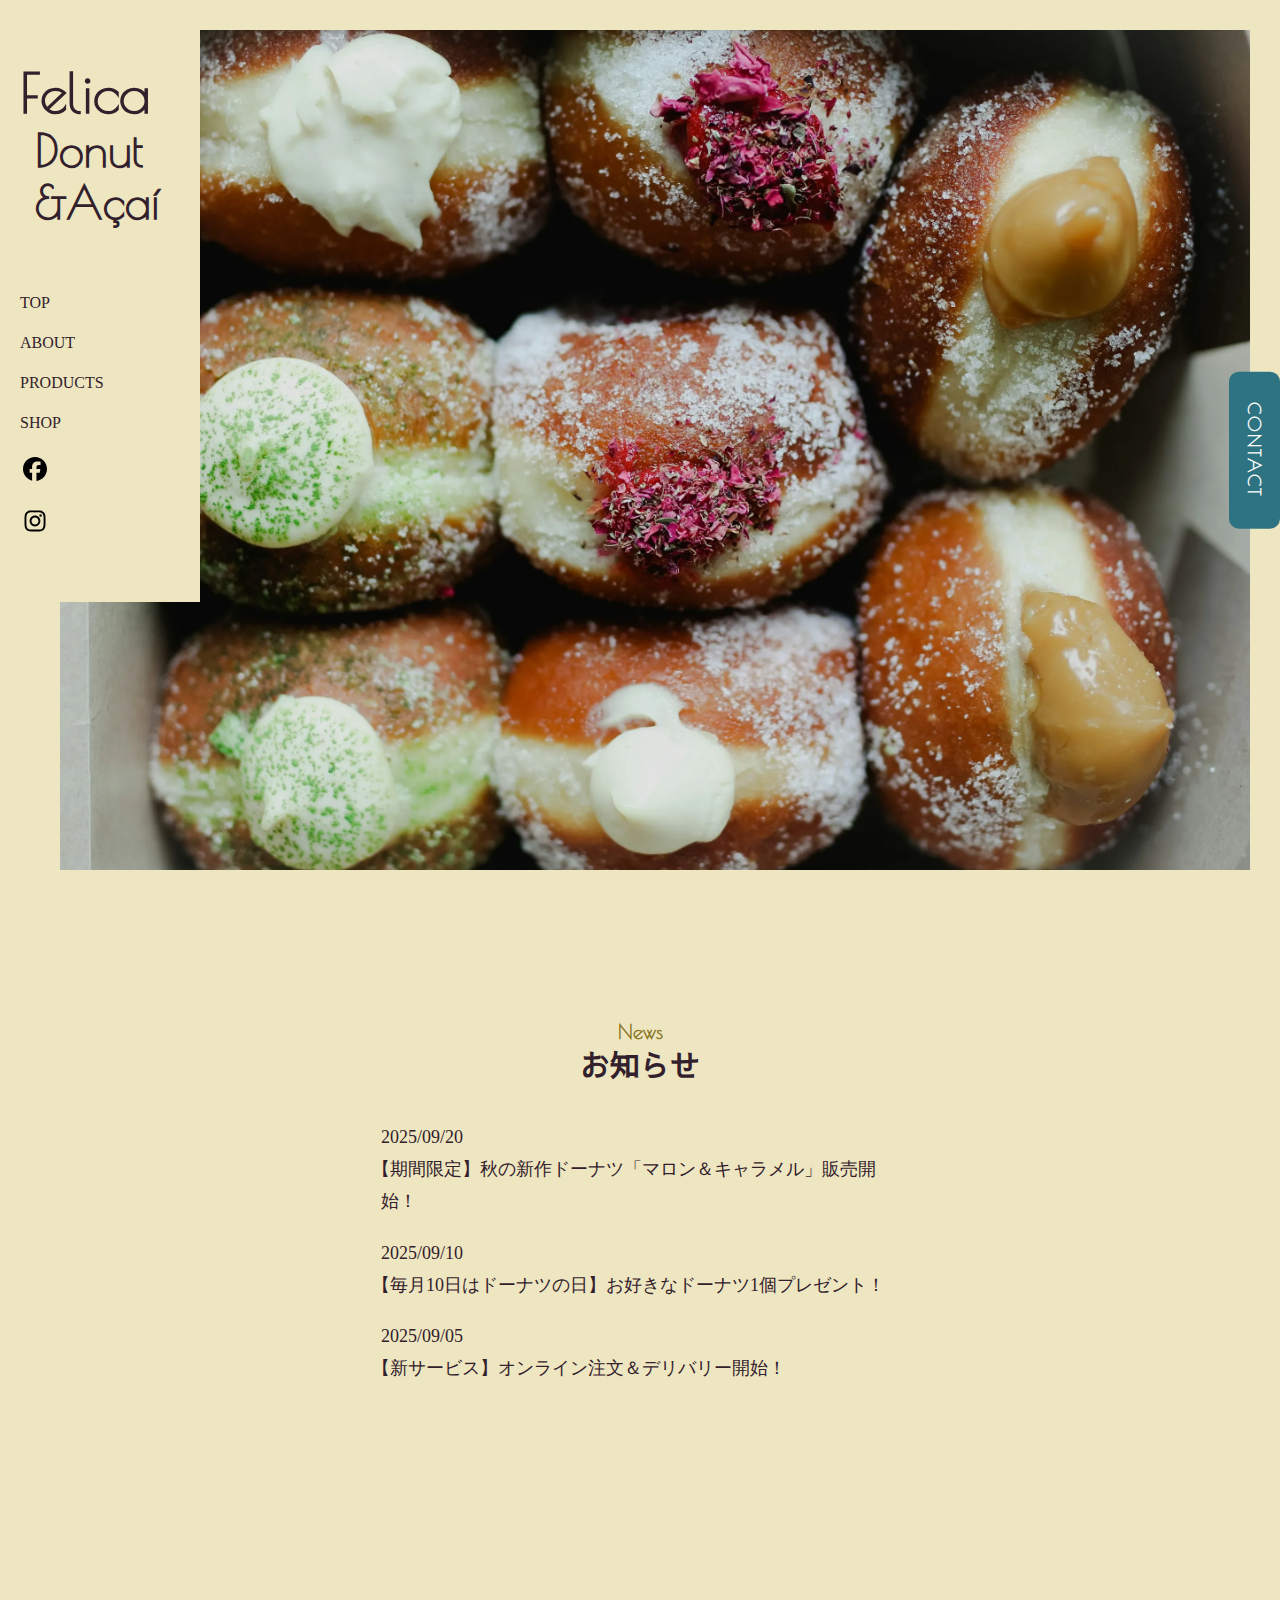
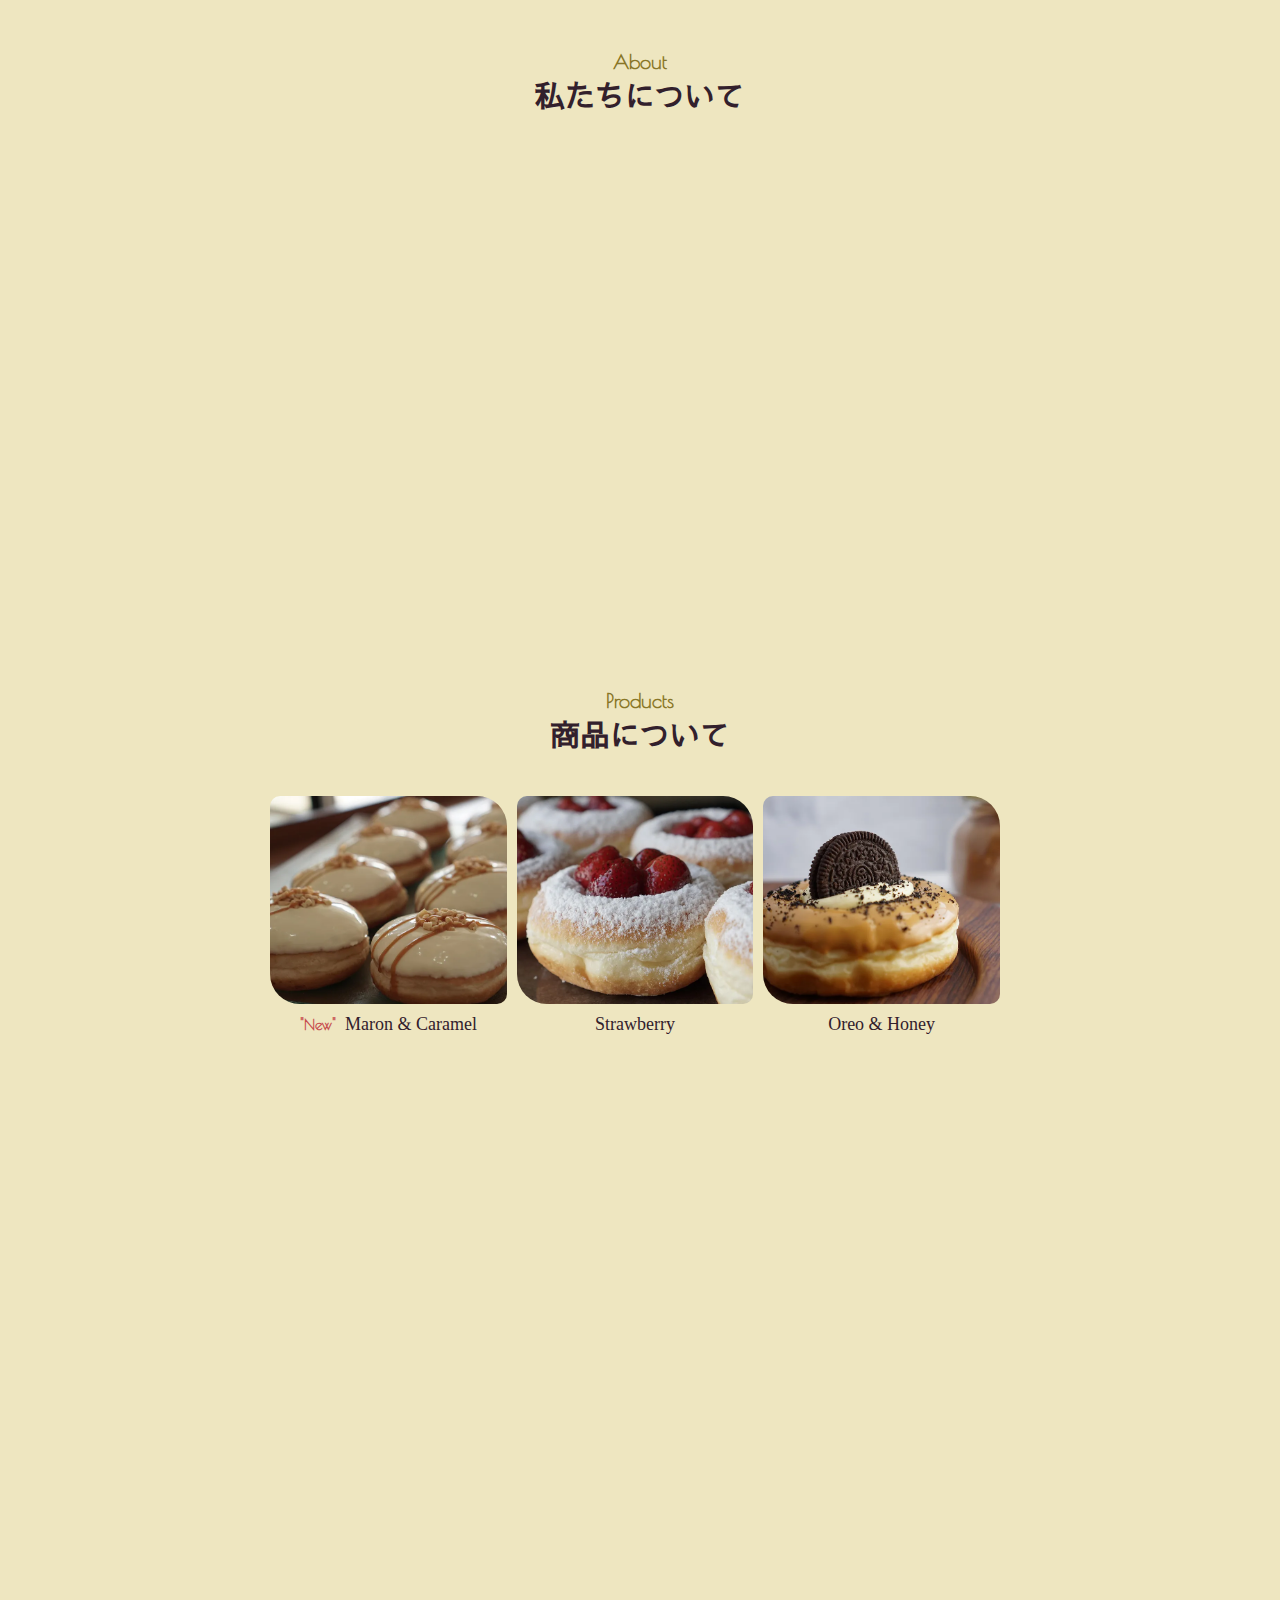
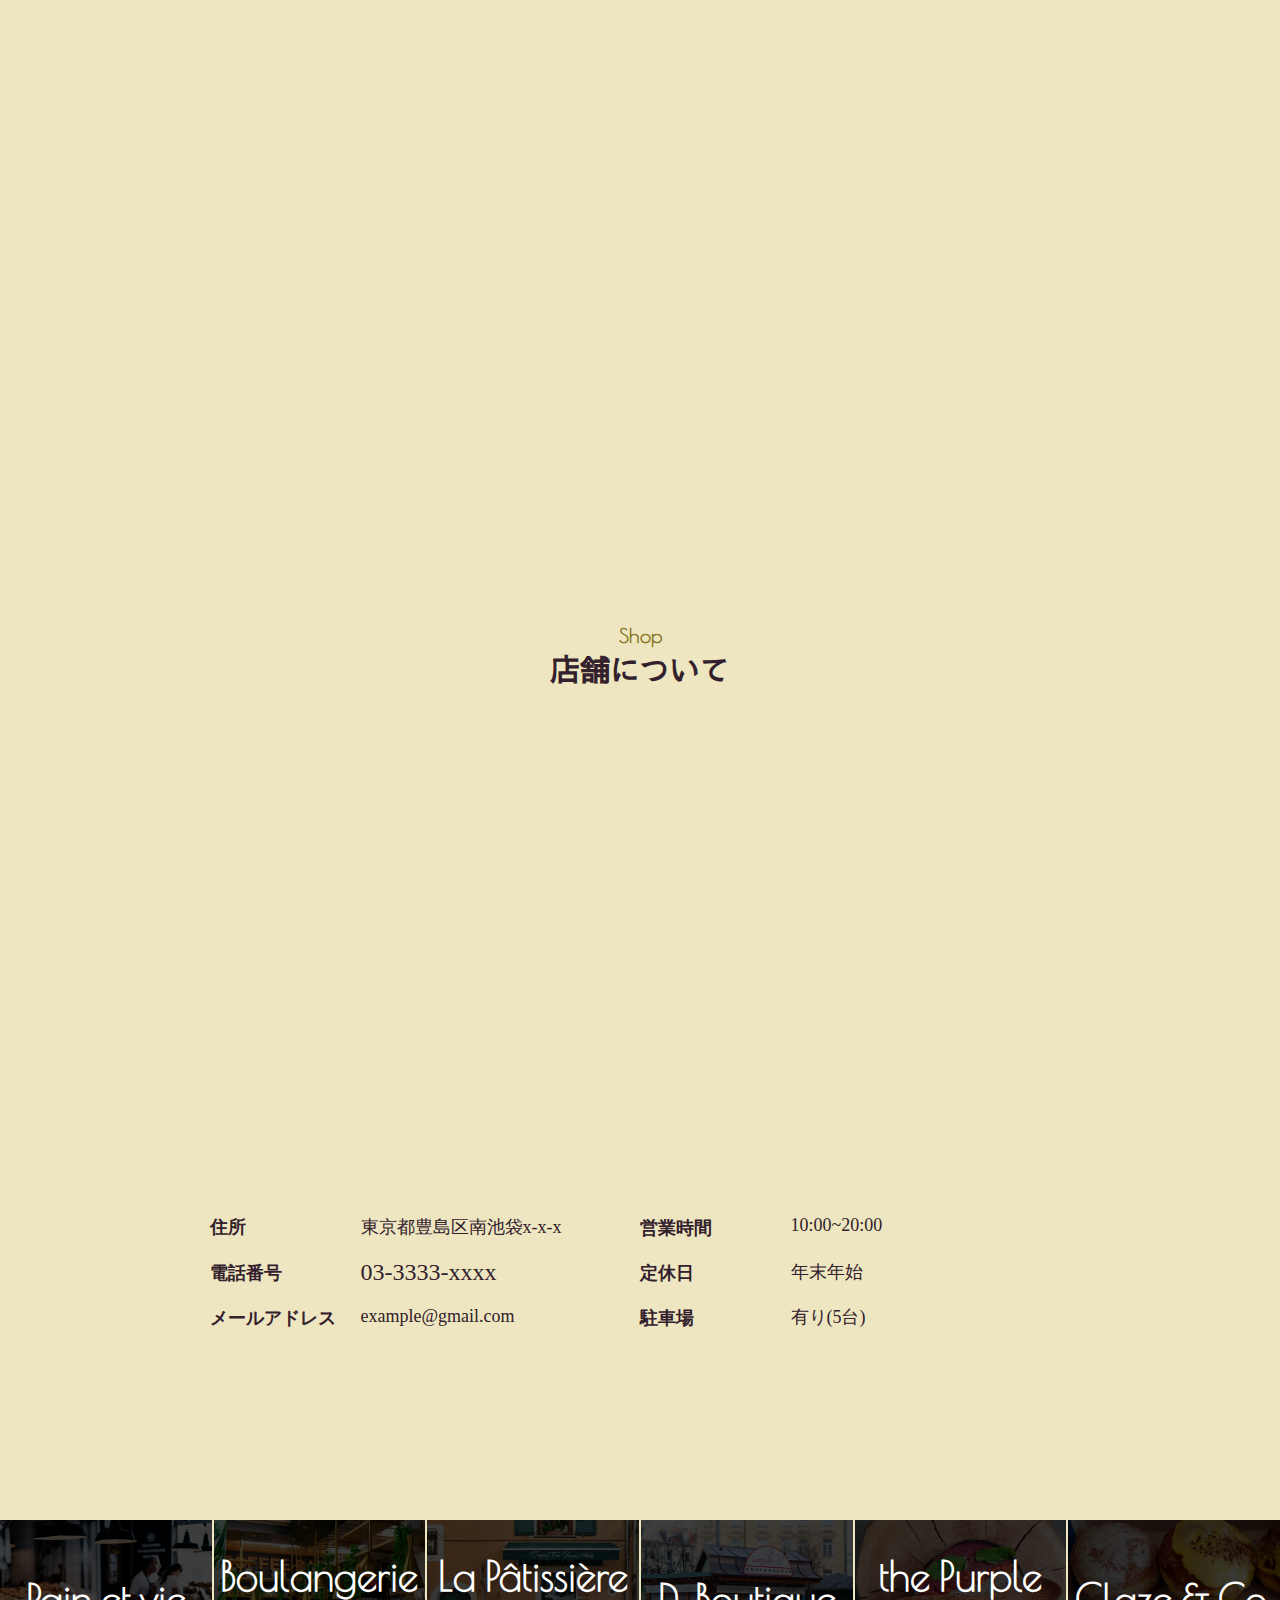
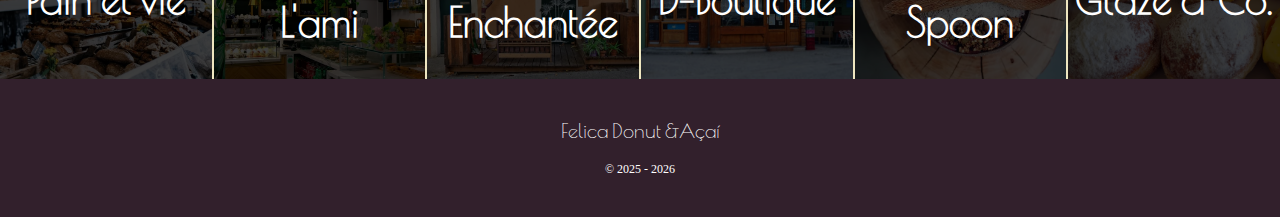
<file: donut-shop/index.html>
<!DOCTYPE html>
<html lang="ja">
<head>
  <meta charset="UTF-8">
  <meta name="viewport" content="width=device-width, initial-scale=1.0">
  <title>Felica Donut&Açaí</title>
  <link rel="stylesheet" href="css/style.css">
  <link rel="stylesheet" href="css/jquery.bxslider.css">
  <link rel="preconnect" href="https://fonts.googleapis.com">
<link rel="preconnect" href="https://fonts.gstatic.com" crossorigin>
<link href="https://fonts.googleapis.com/css2?family=Poiret+One&family=Sawarabi+Gothic&display=swap" rel="stylesheet">
<link rel="stylesheet" href="css/lightbox.css">
<link rel="stylesheet" href="css/aos.css">
<link rel="stylesheet" href="css/hamburgers.css">
<link rel="shortcut icon" href="favicon.png">
<link rel="apple-touch-icon" href="touch-icon.png" size="192x192">
</head>
<body>
  <header>
    <h1><a href="#">Felica<span>Donut</span><span>&Açaí</span></a></h1>
    <nav class="l-nav">
      <ul>
        <li><a href="#">TOP</a></li>
        <li><a href="#about">ABOUT</a></li>
        <li><a href="#products">PRODUCTS</a></li>
        <li><a href="#shop">SHOP</a></li>
        <li><a href="#"><img src="img/facebook-brands-solid-full.svg" alt=""></a></li>
        <li><a href="#"><img src="img/instagram-brands-solid-full.svg" alt=""></a></li>
      </ul>
    </nav>
  </header>

  <button class="hamburger hamburger--spring" type="button" id="ham-btn">
  <span class="hamburger-box">
    <span class="hamburger-inner"></span>
  </span>
</button>
     <nav id="sp-nav">
      <ul>
        <li><a href="#">TOP</a></li>
        <li><a href="#about">ABOUT</a></li>
        <li><a href="#products">PRODUCTS</a></li>
        <li><a href="#shop">SHOP</a></li>
        <li><a href="#"><img src="img/facebook-brands-solid-full.svg" alt=""></a></li>
        <li><a href="#"><img src="img/instagram-brands-solid-full.svg" alt=""></a></li>
      </ul>
    </nav>


  <div class="main-visual">
  <ul class="bxslider">
    <li><img src="img/main-1.webp" alt=""></li>
    <li><img src="img/main-2.webp" alt=""></li>
    <li><img src="img/main-3.webp" alt=""></li>
    <li><img src="img/main-4.webp" alt=""></li>
  </ul>
  </div><!-- /.main-visual -->
  <main>
  <section class="page-section">
    <h2 data-en="News">お知らせ</h2>

    <dl id="news-list">
    <!--   <dt>2025/09/19</dt>
      <dd>【期間限定】秋の新作ドーナツ「マロン＆キャラメル」販売開始！</dd>

      <dt>2025/09/10</dt>
      <dd>【毎月10日はドーナツの日】お好きなドーナツ1個プレゼント！</dd>

      <dt>2025/09/05</dt>
      <dd>【新サービス】オンライン注文＆デリバリー開始！</dd>

      <dt>2025/09/01</dt>
      <dd>【【店舗情報】新宿店、9月1日グランドオープン！</dd>

      <dt>2025/08/27</dt>
      <dd>【SNSキャンペーン】インスタグラムで「#Felicaドーナツ」をつけて投稿しよう！抽選で10名様にドーナツ詰め合わせプレゼント！</dd> -->
    </dl>
  </section>

  <section class="page-section" id="about">
    <h2 data-en="About">私たちについて</h2>
    <div class="main-copy" data-aos="fade-up"="">
      <h3>自然の恵みを味わう、<span>おいしいご褒美</span></h3>
      <p class="lead">厳選されたオーガニック素材で作るフレッシュなサラダと、<br>職人の手仕事で焼き上げたドーナツ。<br>口にした瞬間、自然の甘みが広がります。<br>毎日の暮らしに、ちょっとした幸せを。</p>
    </div><!-- /.main-copy -->
  </section>

  <section class="page-section" id="products">
    <h2 data-en="Products">商品について</h2>

    <ul class="product-list">
      <li><a href="img/item-2.webp" data-lightbox="item"><img src="img/item-2.webp" alt=""></a><p><span>"New"</span> Maron & Caramel</p></li>
      <li><a href="img/item-1.webp" data-lightbox="item"><img src="img/item-1.webp" alt=""></a><p>Strawberry</p></li>
      <li><a href="img/item-3.webp" data-lightbox="item"><img src="img/item-3.webp" alt=""></a><p>Oreo & Honey</p></li>
    </ul>

  </section>

  <div class="parallax"></div>

  <section class="page-section" id="shop">
    <h2 data-en="Shop">店舗について</h2>

  <div class="g-map">
    <iframe src="https://www.google.com/maps/embed?pb=!1m18!1m12!1m3!1d3238.9454666425086!2d139.71173490987934!3d35.727559672457865!2m3!1f0!2f0!3f0!3m2!1i1024!2i768!4f8.1!3m3!1m2!1s0x60188d68f6cfe057%3A0xddd17dcd7ecaf745!2z6LGK5bO25Yy656uL5Y2X5rGg6KKL5YWs5ZyS!5e0!3m2!1sja!2sjp!4v1758708673994!5m2!1sja!2sjp" style="border:0;" allowfullscreen="" loading="lazy" referrerpolicy="no-referrer-when-downgrade"></iframe>
  </div>
    
  <div class="shop-wrapper">
    <dl class="shop-info">
      <dt>住所</dt><dd>東京都豊島区南池袋x-x-x</dd>
      <dt>電話番号</dt><dd class="tel"><a href="tel:03-3333-xxxx">03-3333-xxxx</a></dd>
      <dt>メールアドレス</dt><dd>example@gmail.com</dd>
    </dl>
    <dl class="shop-info">
      <dt>営業時間</dt><dd>10:00~20:00</dd>
      <dt>定休日</dt><dd>年末年始</dd>
      <dt>駐車場</dt><dd>有り(5台)</dd>
    </dl>
  </div>
  </section>

  <ul class="shop-list">
    <li><a href="#">Pain et vie</a></li>
    <li><a href="#">Boulangerie<br> L'ami </a></li>
    <li><a href="#">La Pâtissière<br> Enchantée</a></li>
    <li><a href="#">D-Boutique</a></li>
    <li><a href="#">the Purple<br> Spoon</a></li>
    <li><a href="#">Glaze & Co.</a></li>
  </ul>
  </main>
  <a href="#" class="cta">CONTACT</a>
  <footer>
    <p class="footer-logo">Felica Donut &Açaí</p>
    <p class="copy">&copy; <span id="this-year"></span></p>
  </footer>



  <script src="https://ajax.googleapis.com/ajax/libs/jquery/3.7.1/jquery.min.js"></script>
  <script src="js/jquery.bxslider.js"></script>
  <script src="js/lightbox.js"></script>
  <script src="js/aos.js"></script>

<script>
$(function(){
$('.bxslider').bxSlider({
  mode: 'fade',
  auto: true,
  controls: false,
  pager: false,
  speed: 800,
  pause: 3000,
  touchEnabled: false,
  });

  $('#news-list').load('news.txt');

  //西暦
  let year = new Date().getFullYear();
  if(year >= 2026){
    $('#this-year').text('2025 - ' + year);
  }else{
    $('#this-year').text(year);
  }

  //AOS
  AOS.init({
    once: true,
    disable: 'mobile'
  });

  //ハンバーガーボタン
  $('#ham-btn').on('click', function(){
    $(this).toggleClass('is-active');
    $('#sp-nav').fadeToggle();
  });

  //SP版の設定
  $('#sp-nav a').on('click', function(){
    $('#sp-nav').fadeOut();
    $('#ham-btn').removeClass('is-active');
    
  });


});
</script>
</body>
</html>
</file>
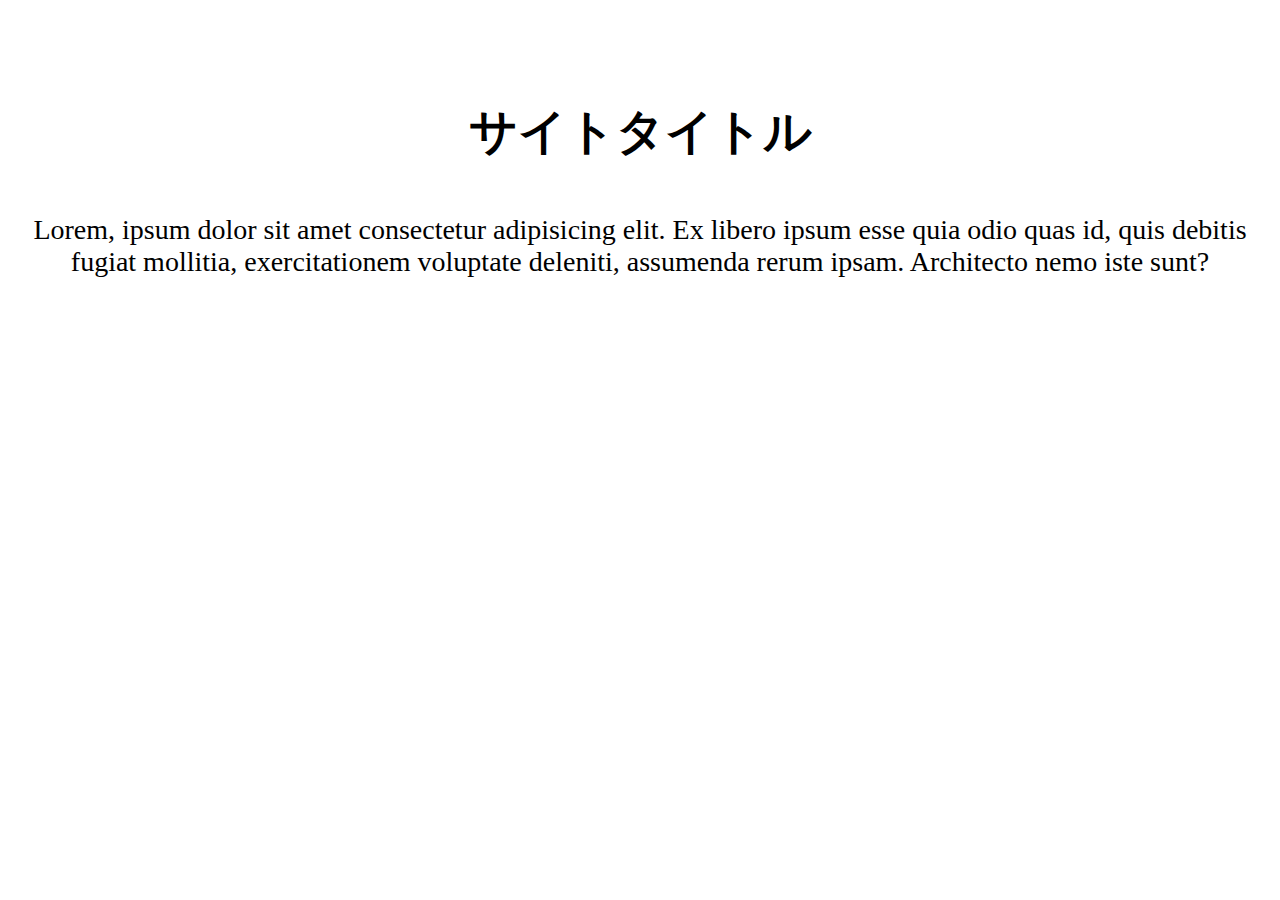
<file: donut-shop/text.html>
<!DOCTYPE html>
<html lang="ja">
<head>
  <meta charset="UTF-8">
  <meta name="viewport" content="width=device-width, initial-scale=1.0">
  <title>Font sizeを可変にする</title>
  <style>
    *{
      margin: 0;
      padding: 0;
      box-sizing: border-box;
    }
    h1{
      text-align: center;
      margin-top: 100px;
      font-size: clamp(1.75rem, 1.125rem + 2.5vw, 3rem)
    }
    p{
      text-align: center;
      margin-top: 50px;
      font-size: clamp(1rem, 0.625rem + 1.5vw, 1.75rem);
    }
  </style>
</head>
<body>
  <h1>サイトタイトル</h1>
  <p>Lorem, ipsum dolor sit amet consectetur adipisicing elit. Ex libero ipsum esse quia odio quas id, quis debitis fugiat mollitia, exercitationem voluptate deleniti, assumenda rerum ipsam. Architecto nemo iste sunt?</p>
</body>
</html>
</file>
<file: donut-shop/css/style.css>
@charset "utf-8";

/* 変数の登録 */
:root{
--text_color: #32202C;
--base_color:#eee6c0;
--color_1:#897627;
--color_2:#2e7381;

--font_en:"Poiret One", sans-serif;
--font_jp:"Sawarabi Gothic", sans-serif;
}
html{box-sizing:border-box;-webkit-text-size-adjust:100%}*,:after,:before{background-repeat:no-repeat;box-sizing:inherit}:after,:before{text-decoration:inherit;vertical-align:inherit}*{padding:0;margin:0;box-sizing:border-box;}audio:not([controls]){display:none;height:0}hr{overflow:visible}article,aside,details,figcaption,figure,footer,header,main,menu,nav,section,summary{display:block}summary{display:list-item}small{font-size:80%}[hidden],template{display:none}abbr[title]{border-bottom:1px dotted;text-decoration:none}a{background-color:transparent;-webkit-text-decoration-skip:objects}a:active,a:hover{outline-width:0}code,kbd,pre,samp{font-family:monospace,monospace}b,strong{font-weight:bolder}dfn{font-style:italic}mark{background-color:#ff0;color:#000}sub,sup{font-size:75%;line-height:0;position:relative;vertical-align:baseline}sub{bottom:-.25em}sup{top:-.5em}input{border-radius:0}[role=button],[type=button],[type=reset],[type=submit],button{cursor:pointer}[disabled]{cursor:default}[type=number]{width:auto}[type=search][type=search]::-webkit-search-cancel-button,[type=search]::-webkit-search-decoration{-webkit-appearance:none}textarea{overflow:auto;resize:vertical}button,input,optgroup,select,textarea{font:inherit}optgroup{font-weight:700}button{overflow:visible}[type=button]::-moz-focus-inner,[type=reset]::-moz-focus-inner,[type=submit]::-moz-focus-inner,button::-moz-focus-inner{border-style:0;padding:0}[type=button]::-moz-focus-inner,[type=reset]::-moz-focus-inner,[type=submit]::-moz-focus-inner,button:-moz-focusring{outline:1px dotted}[type=reset],[type=submit],button,html [type=button]button,select{text-transform:none}button,input,select,textarea{background-color:transparent;border-style:none;color:inherit}select::-ms-expand{display:none}select::-ms-value{color:currentColor}legend{border:0;color:inherit;display:table;max-width:100%;white-space:normal}::-webkit-file-upload-button{-webkit-appearance:button;font:inherit}[type=search]img{border-style:none;vertical-align: bottom}progress{vertical-align:baseline}svg:not(:root){overflow:hidden}audio,canvas,progress,video{display:inline-block}@media screen{[hidden~=screen]{display:inherit}[hidden~=screen]:not(:active):not(:focus):not(:target){position:absolute!important;clip:rect(0 0 0 0)!important}}[aria-busy=true]{cursor:progress}[aria-controls]{cursor:pointer}[aria-disabled]{cursor:default}::-moz-selection{background-color:#b3d4fc;color:#000;text-shadow:none}::selection{background-color:#b3d4fc;color:#000;text-shadow:none}ul,ol{list-style:none;}a{text-decoration:none;}img{max-width: 100%;vertical-align: bottom;}

html{
  scroll-behavior: smooth;
}

body{
  color: var(--text_color);
  background-color: var(--base_color);
}

/* ヘッダー */
header{
  width: fit-content;
  padding: 60px 20px;
  background-color: var(--base_color);
  position: fixed;
  top: 0;
  left: 0;
  z-index: 100;
  h1{
    font-size: clamp(1.875rem, 1.094rem + 3.13vw, 3.438rem);
    font-family: var(--font_en);
    margin-bottom: 60px;
    margin-right: 20px;
  >a{
    color: var(--text_color);
  >span{
    display: block;
    font-size: clamp(1.5rem, 0.844rem + 2.63vw, 2.813rem);
    margin-left: 15px;
  }
  &:nth-of-type(2){
    margin-left: 20px;
    font-size: clamp(1.5rem, 0.844rem + 2.63vw, 2.813rem);
  }
  }
  }
  }

  /* PC用ナビ */
  .l-nav li{
    margin-bottom: 10px;
    >a{
      display: block;
      padding:6px 0;
      color: var(--text_color);
    }
  }
  .l-nav li:nth-of-type(n+5){
    width: 30px;
    margin-bottom: 0;
    margin-top: 10px;
  }

/* メインビジュアル */
.main-visual{
  margin: 30px 30px 30px 60px;
  height: calc(100vh - 60px);

  li{
    width: 100%;
    height: calc(100vh - 60px);
   >img{
    width: 100%;
    height: 100%;
    object-fit: cover;
  }
  }
}

/* 共通のスタイル */
.page-section{
  padding: 120px 20px;

  >h2{
    font-size: clamp(1.25rem, 0.938rem + 1.25vw, 1.875rem);
    font-family: var(--font_jp);
    color: var(--text_color);
    text-align: center;
    margin-bottom: 40px;
  &::before{
    content: attr(data-en);
    font-family: var(--font_en);
    color: var(--color_1);
    display: block;
    font-size: clamp(0.625rem, 0.313rem + 1.25vw, 1.25rem);
  }
  }
}

/* お知らせ */
#news-list{
  max-width: 740px;
  margin: 0 auto;
  display: flex;
  flex-wrap: wrap;
  font-size: clamp(0.875rem, 0.75rem + 0.5vw, 1.125rem);
  >dt{
    width: 25%;
    margin-bottom: 20px;
    &:nth-of-type(n+4){
      display: none;
    }
  }
  >dd{
    width: 75%;
    margin-bottom: 20px;
    text-indent: -0.5em;
    line-height: 1.8;
    &:nth-of-type(n+4){
      display: none;
    }
  }
  }

  /* 私たちについて */
  .main-copy{
    max-width: 740px;
    margin: 0 auto;
    text-align: center;
    font-family: var(--font_jp);
    >h3{
      color: var(--color_1);
      font-size: clamp(1.25rem, 1rem + 1vw, 1.75rem);
      padding: 40px 0 30px;
    }
    .lead{
      font-size: clamp(0.875rem, 0.764rem + 0.48vw, 1.125rem);
      line-height: 2.5;
    }
  }

/*   商品について */
.product-list{
  max-width: 740px;
  display: flex;
  margin: 0 auto 80px;
  gap: 0 30px;
  >li{
    width: calc((100% - 60px) / 3);
    img{
      width: 100%;
      height: 100%;
      object-fit: cover;
      border-radius: 10px 30px;
    }
    p{
      text-align: center;
      margin-top: 10px;
      font-size: clamp(0.875rem, 0.75rem + 0.5vw, 1.125rem);
      >span{
        font-weight: bold;
        margin-right: 5px;
        font-size: clamp(0.75rem, 0.666rem + 0.36vw, 0.938rem);
        color: #c74d4d;
        font-family: var(--font_en);
      }
  }
      
    }
  }

/* パララックス */
.parallax{
  width: 100%;
  height: 100vh;
  background: url(../img/parallax.webp) no-repeat 0 0/cover;
  background-attachment: fixed;

 /*  960px以下のレイアウト */
  @media(width <= 960px){
    background-attachment: scroll;
    height:60vh;
  }
}

/* 店舗情報 */
.g-map{
  max-width: 860px;
  aspect-ratio: 2/1;
  margin: 0 auto 50px;
  >iframe{
    width: 100%;
    height: 100%;
  }
}

.shop-wrapper{
  max-width: 860px;
  margin: 0 auto 50px;
  display: flex;
  }

.shop-info{
  width: 50%;
  display: flex;
  flex-wrap: wrap;
  font-size: clamp(0.875rem, 0.75rem + 0.5vw, 1.125rem);
  >dt{
    font-weight: bold;
    width: 35%;
    margin-bottom: 20px;
    align-self: center;
  }
  >dd{
    width: 65%;
    margin-bottom: 20px;
  }
}

/* 電話番号 */
.tel{
  >a{
    color: var(--text_color);
    font-size: clamp(1.25rem, 1.139rem + 0.48vw, 1.5rem);
    pointer-events: none;/* 電話できなくする/SP版の設定でallにする */
  }
}

/* 他店舗の情報 */
.shop-list{
  display: flex;
  gap: 0 2px;
  width: 100%;
  position: relative;
  z-index: 200;
  >li{
    width: calc((100% - 10px) / 6);
    aspect-ratio: 4/3;
    background: url(../img/shop-1.webp) no-repeat 0 0/cover;
    &:nth-of-type(2)
    {
      background: url(../img/shop-2.webp) no-repeat 0 0/cover;
    }
    &:nth-of-type(3)
    {
      background: url(../img/shop-3.webp) no-repeat 0 0/cover;
    }
    &:nth-of-type(4)
    {
      background: url(../img/shop-4.webp) no-repeat 0 0/cover;
    }
    &:nth-of-type(5)
    {
      background: url(../img/shop-5.webp) no-repeat 0 0/cover;
    }
    &:nth-of-type(6)
    {
      background: url(../img/shop-6.webp) no-repeat 0 0/cover;
    }
    >a{
      color: #fff;
      display: block;
      aspect-ratio:4/3;
      text-align: center;
      background-color: #000000c2;
      font-size: clamp(1.25rem, 0.693rem + 2.41vw, 2.5rem);
      font-weight: bold;
      display: flex;
      justify-content: center;
      align-items: center;
      font-family: var(--font_en);
      &:hover{
        background-color: #0000008f;
        transition: 0.3s;
    }
    }
    }
   }

   /* フッター */

    footer{
      background-color: var(--text_color);
      color: #fff;
      text-align: center;
      padding: 40px 0;
      position: relative;
      z-index: 200;
      .footer-logo{
      font-family: var(--font_en);
      font-size: clamp(1rem, 0.889rem + 0.48vw, 1.25rem);
      margin-bottom: 20px;
      }
      .copy{
        font-size: 12px;
      }
    }

    /* CTAボタン */

    .cta{
      display: block;
      writing-mode: vertical-rl;
      background-color: var(--color_2);
      font-family: var(--font_en);
      color: #fff;
      position: fixed;
      top: 50%;
      right: 0;
      padding: 30px 15px;
      border-radius: 10px;
      font-size: clamp(0.875rem, 0.764rem + 0.48vw, 1.125rem);
      font-weight: bold;
      letter-spacing: 0.1em;
      z-index: 300;
      translate: 0 -50%;
      transition: 0.3s;
      &:hover{
        color: var(--text_color);
        transition: 0.3s;
      }
    }

    #ham-btn, #sp-nav{
      display: none;
    }


/*   1300px以下のレイアウト　*/  

@media (width <= 1300px){
#news-list{
flex-direction: column;
align-items: center;
>dt{
  width: 70%;
  margin-bottom: 5px;
}
>dd{
  width: 70%;
  margin-bottom: 25px;
}
}

.product-list{
  width: 60%;
  gap: 0 10px;
    >li{
    width: calc((100% - 30px) / 3);
}
  }
}
/* 960px以下のレイアウト */

@media(width <= 960px){
  .l-nav{
    display: none;
  }
  header{
    width: 100%;
    height: 80px;
    padding: 0 20px;
    display: flex;
    align-items: center;
    >h1{
      margin-bottom: 0;
    >a{
    >span{
      display: inline;
      margin-left: 0.5em;
    &:nth-of-type(2){
    margin-left: 0.3em;
    }
    }
    }
  }
  }
  #ham-btn{
    display: block;
    position: fixed;
    top: 10px;
    right: 20px;
    z-index: 100;
  }

  .main-visual{
  margin: 20px;
  height: calc(100vh - 40px);
  
  li{
    width: 100%;
    height: calc(100vh - 40px);
  }
}
#news-list{
  width: 80%;
  >dt{
    width: 100%;
  }
  >dd{
    width: 100%;
  }
}
  .main-copy{
    max-width: 740px;
    text-align: center;
    >h3{
      padding: 30px 0 20px;
      text-indent: -2em;
      >span{
        display: block;
        text-indent: 3em;
      }
    }
    .lead{
      line-height: 2.5;
      text-align: left;
      width: 80%;
      margin: 0 auto;
    }
  }
.product-list{
  width: 80%;
  margin: 0 auto;
  gap: 30px 0;
  flex-direction: column;
  >li{
    width: 100%;
  }
}
.shop-wrapper{
  flex-direction: column;
  gap: 30px 0;
}
.shop-info{
  width: 100%;
}
.shop-list{
  display: flex;
  flex-wrap: wrap;
  gap: 2px 2px;
  width: 100%;
  position: relative;
  z-index: 200;
  >li{
    width: calc((100% - 4px) / 3);
  }
  }

  #sp-nav{
    display: none;
    position: fixed;
    top: 80px;
    left: 0;
    width: 100%;
    height: calc(100vh - 80px);
    background-color: #f0e08ff7;
    z-index: 400;
   padding: 50px;
  
   li{
    margin-bottom: 20px;
    text-align: center;
    &:nth-of-type(n+5){
      width: 44px;
      margin-bottom: 10px;
      margin-left: auto;
      margin-right: auto;
    }
    a{
      color: var(--text_color);
      display: block;
      padding: 6px 0;
      font-size: 18px;

    }
   }

}
}
</file>
<file: donut-shop/css/hamburgers.css>
/*!
 * Hamburgers
 * @description Tasty CSS-animated hamburgers
 * @author Jonathan Suh @jonsuh
 * @site https://jonsuh.com/hamburgers
 * @link https://github.com/jonsuh/hamburgers
 */
.hamburger {
  padding: 15px 15px;
  display: inline-block;
  cursor: pointer;
  transition-property: opacity, filter;
  transition-duration: 0.15s;
  transition-timing-function: linear;
  font: inherit;
  color: inherit;
  text-transform: none;
  background-color: transparent;
  border: 0;
  margin: 0;
  overflow: visible; }
  .hamburger:hover {
    opacity: 0.7; }
  .hamburger.is-active:hover {
    opacity: 0.7; }
  .hamburger.is-active .hamburger-inner,
  .hamburger.is-active .hamburger-inner::before,
  .hamburger.is-active .hamburger-inner::after {
    background-color: #000; }

.hamburger-box {
  width: 40px;
  height: 24px;
  display: inline-block;
  position: relative; }

.hamburger-inner {
  display: block;
  top: 50%;
  margin-top: -2px; }
  .hamburger-inner, .hamburger-inner::before, .hamburger-inner::after {
    width: 40px;
    height: 4px;
    background-color: #000;
    border-radius: 4px;
    position: absolute;
    transition-property: transform;
    transition-duration: 0.15s;
    transition-timing-function: ease; }
  .hamburger-inner::before, .hamburger-inner::after {
    content: "";
    display: block; }
  .hamburger-inner::before {
    top: -10px; }
  .hamburger-inner::after {
    bottom: -10px; }

/*
   * 3DX
   */
.hamburger--3dx .hamburger-box {
  perspective: 80px; }

.hamburger--3dx .hamburger-inner {
  transition: transform 0.15s cubic-bezier(0.645, 0.045, 0.355, 1), background-color 0s 0.1s cubic-bezier(0.645, 0.045, 0.355, 1); }
  .hamburger--3dx .hamburger-inner::before, .hamburger--3dx .hamburger-inner::after {
    transition: transform 0s 0.1s cubic-bezier(0.645, 0.045, 0.355, 1); }

.hamburger--3dx.is-active .hamburger-inner {
  background-color: transparent !important;
  transform: rotateY(180deg); }
  .hamburger--3dx.is-active .hamburger-inner::before {
    transform: translate3d(0, 10px, 0) rotate(45deg); }
  .hamburger--3dx.is-active .hamburger-inner::after {
    transform: translate3d(0, -10px, 0) rotate(-45deg); }

/*
   * 3DX Reverse
   */
.hamburger--3dx-r .hamburger-box {
  perspective: 80px; }

.hamburger--3dx-r .hamburger-inner {
  transition: transform 0.15s cubic-bezier(0.645, 0.045, 0.355, 1), background-color 0s 0.1s cubic-bezier(0.645, 0.045, 0.355, 1); }
  .hamburger--3dx-r .hamburger-inner::before, .hamburger--3dx-r .hamburger-inner::after {
    transition: transform 0s 0.1s cubic-bezier(0.645, 0.045, 0.355, 1); }

.hamburger--3dx-r.is-active .hamburger-inner {
  background-color: transparent !important;
  transform: rotateY(-180deg); }
  .hamburger--3dx-r.is-active .hamburger-inner::before {
    transform: translate3d(0, 10px, 0) rotate(45deg); }
  .hamburger--3dx-r.is-active .hamburger-inner::after {
    transform: translate3d(0, -10px, 0) rotate(-45deg); }

/*
   * 3DY
   */
.hamburger--3dy .hamburger-box {
  perspective: 80px; }

.hamburger--3dy .hamburger-inner {
  transition: transform 0.15s cubic-bezier(0.645, 0.045, 0.355, 1), background-color 0s 0.1s cubic-bezier(0.645, 0.045, 0.355, 1); }
  .hamburger--3dy .hamburger-inner::before, .hamburger--3dy .hamburger-inner::after {
    transition: transform 0s 0.1s cubic-bezier(0.645, 0.045, 0.355, 1); }

.hamburger--3dy.is-active .hamburger-inner {
  background-color: transparent !important;
  transform: rotateX(-180deg); }
  .hamburger--3dy.is-active .hamburger-inner::before {
    transform: translate3d(0, 10px, 0) rotate(45deg); }
  .hamburger--3dy.is-active .hamburger-inner::after {
    transform: translate3d(0, -10px, 0) rotate(-45deg); }

/*
   * 3DY Reverse
   */
.hamburger--3dy-r .hamburger-box {
  perspective: 80px; }

.hamburger--3dy-r .hamburger-inner {
  transition: transform 0.15s cubic-bezier(0.645, 0.045, 0.355, 1), background-color 0s 0.1s cubic-bezier(0.645, 0.045, 0.355, 1); }
  .hamburger--3dy-r .hamburger-inner::before, .hamburger--3dy-r .hamburger-inner::after {
    transition: transform 0s 0.1s cubic-bezier(0.645, 0.045, 0.355, 1); }

.hamburger--3dy-r.is-active .hamburger-inner {
  background-color: transparent !important;
  transform: rotateX(180deg); }
  .hamburger--3dy-r.is-active .hamburger-inner::before {
    transform: translate3d(0, 10px, 0) rotate(45deg); }
  .hamburger--3dy-r.is-active .hamburger-inner::after {
    transform: translate3d(0, -10px, 0) rotate(-45deg); }

/*
   * 3DXY
   */
.hamburger--3dxy .hamburger-box {
  perspective: 80px; }

.hamburger--3dxy .hamburger-inner {
  transition: transform 0.15s cubic-bezier(0.645, 0.045, 0.355, 1), background-color 0s 0.1s cubic-bezier(0.645, 0.045, 0.355, 1); }
  .hamburger--3dxy .hamburger-inner::before, .hamburger--3dxy .hamburger-inner::after {
    transition: transform 0s 0.1s cubic-bezier(0.645, 0.045, 0.355, 1); }

.hamburger--3dxy.is-active .hamburger-inner {
  background-color: transparent !important;
  transform: rotateX(180deg) rotateY(180deg); }
  .hamburger--3dxy.is-active .hamburger-inner::before {
    transform: translate3d(0, 10px, 0) rotate(45deg); }
  .hamburger--3dxy.is-active .hamburger-inner::after {
    transform: translate3d(0, -10px, 0) rotate(-45deg); }

/*
   * 3DXY Reverse
   */
.hamburger--3dxy-r .hamburger-box {
  perspective: 80px; }

.hamburger--3dxy-r .hamburger-inner {
  transition: transform 0.15s cubic-bezier(0.645, 0.045, 0.355, 1), background-color 0s 0.1s cubic-bezier(0.645, 0.045, 0.355, 1); }
  .hamburger--3dxy-r .hamburger-inner::before, .hamburger--3dxy-r .hamburger-inner::after {
    transition: transform 0s 0.1s cubic-bezier(0.645, 0.045, 0.355, 1); }

.hamburger--3dxy-r.is-active .hamburger-inner {
  background-color: transparent !important;
  transform: rotateX(180deg) rotateY(180deg) rotateZ(-180deg); }
  .hamburger--3dxy-r.is-active .hamburger-inner::before {
    transform: translate3d(0, 10px, 0) rotate(45deg); }
  .hamburger--3dxy-r.is-active .hamburger-inner::after {
    transform: translate3d(0, -10px, 0) rotate(-45deg); }

/*
   * Arrow
   */
.hamburger--arrow.is-active .hamburger-inner::before {
  transform: translate3d(-8px, 0, 0) rotate(-45deg) scale(0.7, 1); }

.hamburger--arrow.is-active .hamburger-inner::after {
  transform: translate3d(-8px, 0, 0) rotate(45deg) scale(0.7, 1); }

/*
   * Arrow Right
   */
.hamburger--arrow-r.is-active .hamburger-inner::before {
  transform: translate3d(8px, 0, 0) rotate(45deg) scale(0.7, 1); }

.hamburger--arrow-r.is-active .hamburger-inner::after {
  transform: translate3d(8px, 0, 0) rotate(-45deg) scale(0.7, 1); }

/*
   * Arrow Alt
   */
.hamburger--arrowalt .hamburger-inner::before {
  transition: top 0.1s 0.1s ease, transform 0.1s cubic-bezier(0.165, 0.84, 0.44, 1); }

.hamburger--arrowalt .hamburger-inner::after {
  transition: bottom 0.1s 0.1s ease, transform 0.1s cubic-bezier(0.165, 0.84, 0.44, 1); }

.hamburger--arrowalt.is-active .hamburger-inner::before {
  top: 0;
  transform: translate3d(-8px, -10px, 0) rotate(-45deg) scale(0.7, 1);
  transition: top 0.1s ease, transform 0.1s 0.1s cubic-bezier(0.895, 0.03, 0.685, 0.22); }

.hamburger--arrowalt.is-active .hamburger-inner::after {
  bottom: 0;
  transform: translate3d(-8px, 10px, 0) rotate(45deg) scale(0.7, 1);
  transition: bottom 0.1s ease, transform 0.1s 0.1s cubic-bezier(0.895, 0.03, 0.685, 0.22); }

/*
   * Arrow Alt Right
   */
.hamburger--arrowalt-r .hamburger-inner::before {
  transition: top 0.1s 0.1s ease, transform 0.1s cubic-bezier(0.165, 0.84, 0.44, 1); }

.hamburger--arrowalt-r .hamburger-inner::after {
  transition: bottom 0.1s 0.1s ease, transform 0.1s cubic-bezier(0.165, 0.84, 0.44, 1); }

.hamburger--arrowalt-r.is-active .hamburger-inner::before {
  top: 0;
  transform: translate3d(8px, -10px, 0) rotate(45deg) scale(0.7, 1);
  transition: top 0.1s ease, transform 0.1s 0.1s cubic-bezier(0.895, 0.03, 0.685, 0.22); }

.hamburger--arrowalt-r.is-active .hamburger-inner::after {
  bottom: 0;
  transform: translate3d(8px, 10px, 0) rotate(-45deg) scale(0.7, 1);
  transition: bottom 0.1s ease, transform 0.1s 0.1s cubic-bezier(0.895, 0.03, 0.685, 0.22); }

/*
   * Arrow Turn
   */
.hamburger--arrowturn.is-active .hamburger-inner {
  transform: rotate(-180deg); }
  .hamburger--arrowturn.is-active .hamburger-inner::before {
    transform: translate3d(8px, 0, 0) rotate(45deg) scale(0.7, 1); }
  .hamburger--arrowturn.is-active .hamburger-inner::after {
    transform: translate3d(8px, 0, 0) rotate(-45deg) scale(0.7, 1); }

/*
   * Arrow Turn Right
   */
.hamburger--arrowturn-r.is-active .hamburger-inner {
  transform: rotate(-180deg); }
  .hamburger--arrowturn-r.is-active .hamburger-inner::before {
    transform: translate3d(-8px, 0, 0) rotate(-45deg) scale(0.7, 1); }
  .hamburger--arrowturn-r.is-active .hamburger-inner::after {
    transform: translate3d(-8px, 0, 0) rotate(45deg) scale(0.7, 1); }

/*
   * Boring
   */
.hamburger--boring .hamburger-inner, .hamburger--boring .hamburger-inner::before, .hamburger--boring .hamburger-inner::after {
  transition-property: none; }

.hamburger--boring.is-active .hamburger-inner {
  transform: rotate(45deg); }
  .hamburger--boring.is-active .hamburger-inner::before {
    top: 0;
    opacity: 0; }
  .hamburger--boring.is-active .hamburger-inner::after {
    bottom: 0;
    transform: rotate(-90deg); }

/*
   * Collapse
   */
.hamburger--collapse .hamburger-inner {
  top: auto;
  bottom: 0;
  transition-duration: 0.13s;
  transition-delay: 0.13s;
  transition-timing-function: cubic-bezier(0.55, 0.055, 0.675, 0.19); }
  .hamburger--collapse .hamburger-inner::after {
    top: -20px;
    transition: top 0.2s 0.2s cubic-bezier(0.33333, 0.66667, 0.66667, 1), opacity 0.1s linear; }
  .hamburger--collapse .hamburger-inner::before {
    transition: top 0.12s 0.2s cubic-bezier(0.33333, 0.66667, 0.66667, 1), transform 0.13s cubic-bezier(0.55, 0.055, 0.675, 0.19); }

.hamburger--collapse.is-active .hamburger-inner {
  transform: translate3d(0, -10px, 0) rotate(-45deg);
  transition-delay: 0.22s;
  transition-timing-function: cubic-bezier(0.215, 0.61, 0.355, 1); }
  .hamburger--collapse.is-active .hamburger-inner::after {
    top: 0;
    opacity: 0;
    transition: top 0.2s cubic-bezier(0.33333, 0, 0.66667, 0.33333), opacity 0.1s 0.22s linear; }
  .hamburger--collapse.is-active .hamburger-inner::before {
    top: 0;
    transform: rotate(-90deg);
    transition: top 0.1s 0.16s cubic-bezier(0.33333, 0, 0.66667, 0.33333), transform 0.13s 0.25s cubic-bezier(0.215, 0.61, 0.355, 1); }

/*
   * Collapse Reverse
   */
.hamburger--collapse-r .hamburger-inner {
  top: auto;
  bottom: 0;
  transition-duration: 0.13s;
  transition-delay: 0.13s;
  transition-timing-function: cubic-bezier(0.55, 0.055, 0.675, 0.19); }
  .hamburger--collapse-r .hamburger-inner::after {
    top: -20px;
    transition: top 0.2s 0.2s cubic-bezier(0.33333, 0.66667, 0.66667, 1), opacity 0.1s linear; }
  .hamburger--collapse-r .hamburger-inner::before {
    transition: top 0.12s 0.2s cubic-bezier(0.33333, 0.66667, 0.66667, 1), transform 0.13s cubic-bezier(0.55, 0.055, 0.675, 0.19); }

.hamburger--collapse-r.is-active .hamburger-inner {
  transform: translate3d(0, -10px, 0) rotate(45deg);
  transition-delay: 0.22s;
  transition-timing-function: cubic-bezier(0.215, 0.61, 0.355, 1); }
  .hamburger--collapse-r.is-active .hamburger-inner::after {
    top: 0;
    opacity: 0;
    transition: top 0.2s cubic-bezier(0.33333, 0, 0.66667, 0.33333), opacity 0.1s 0.22s linear; }
  .hamburger--collapse-r.is-active .hamburger-inner::before {
    top: 0;
    transform: rotate(90deg);
    transition: top 0.1s 0.16s cubic-bezier(0.33333, 0, 0.66667, 0.33333), transform 0.13s 0.25s cubic-bezier(0.215, 0.61, 0.355, 1); }

/*
   * Elastic
   */
.hamburger--elastic .hamburger-inner {
  top: 2px;
  transition-duration: 0.275s;
  transition-timing-function: cubic-bezier(0.68, -0.55, 0.265, 1.55); }
  .hamburger--elastic .hamburger-inner::before {
    top: 10px;
    transition: opacity 0.125s 0.275s ease; }
  .hamburger--elastic .hamburger-inner::after {
    top: 20px;
    transition: transform 0.275s cubic-bezier(0.68, -0.55, 0.265, 1.55); }

.hamburger--elastic.is-active .hamburger-inner {
  transform: translate3d(0, 10px, 0) rotate(135deg);
  transition-delay: 0.075s; }
  .hamburger--elastic.is-active .hamburger-inner::before {
    transition-delay: 0s;
    opacity: 0; }
  .hamburger--elastic.is-active .hamburger-inner::after {
    transform: translate3d(0, -20px, 0) rotate(-270deg);
    transition-delay: 0.075s; }

/*
   * Elastic Reverse
   */
.hamburger--elastic-r .hamburger-inner {
  top: 2px;
  transition-duration: 0.275s;
  transition-timing-function: cubic-bezier(0.68, -0.55, 0.265, 1.55); }
  .hamburger--elastic-r .hamburger-inner::before {
    top: 10px;
    transition: opacity 0.125s 0.275s ease; }
  .hamburger--elastic-r .hamburger-inner::after {
    top: 20px;
    transition: transform 0.275s cubic-bezier(0.68, -0.55, 0.265, 1.55); }

.hamburger--elastic-r.is-active .hamburger-inner {
  transform: translate3d(0, 10px, 0) rotate(-135deg);
  transition-delay: 0.075s; }
  .hamburger--elastic-r.is-active .hamburger-inner::before {
    transition-delay: 0s;
    opacity: 0; }
  .hamburger--elastic-r.is-active .hamburger-inner::after {
    transform: translate3d(0, -20px, 0) rotate(270deg);
    transition-delay: 0.075s; }

/*
   * Emphatic
   */
.hamburger--emphatic {
  overflow: hidden; }
  .hamburger--emphatic .hamburger-inner {
    transition: background-color 0.125s 0.175s ease-in; }
    .hamburger--emphatic .hamburger-inner::before {
      left: 0;
      transition: transform 0.125s cubic-bezier(0.6, 0.04, 0.98, 0.335), top 0.05s 0.125s linear, left 0.125s 0.175s ease-in; }
    .hamburger--emphatic .hamburger-inner::after {
      top: 10px;
      right: 0;
      transition: transform 0.125s cubic-bezier(0.6, 0.04, 0.98, 0.335), top 0.05s 0.125s linear, right 0.125s 0.175s ease-in; }
  .hamburger--emphatic.is-active .hamburger-inner {
    transition-delay: 0s;
    transition-timing-function: ease-out;
    background-color: transparent !important; }
    .hamburger--emphatic.is-active .hamburger-inner::before {
      left: -80px;
      top: -80px;
      transform: translate3d(80px, 80px, 0) rotate(45deg);
      transition: left 0.125s ease-out, top 0.05s 0.125s linear, transform 0.125s 0.175s cubic-bezier(0.075, 0.82, 0.165, 1); }
    .hamburger--emphatic.is-active .hamburger-inner::after {
      right: -80px;
      top: -80px;
      transform: translate3d(-80px, 80px, 0) rotate(-45deg);
      transition: right 0.125s ease-out, top 0.05s 0.125s linear, transform 0.125s 0.175s cubic-bezier(0.075, 0.82, 0.165, 1); }

/*
   * Emphatic Reverse
   */
.hamburger--emphatic-r {
  overflow: hidden; }
  .hamburger--emphatic-r .hamburger-inner {
    transition: background-color 0.125s 0.175s ease-in; }
    .hamburger--emphatic-r .hamburger-inner::before {
      left: 0;
      transition: transform 0.125s cubic-bezier(0.6, 0.04, 0.98, 0.335), top 0.05s 0.125s linear, left 0.125s 0.175s ease-in; }
    .hamburger--emphatic-r .hamburger-inner::after {
      top: 10px;
      right: 0;
      transition: transform 0.125s cubic-bezier(0.6, 0.04, 0.98, 0.335), top 0.05s 0.125s linear, right 0.125s 0.175s ease-in; }
  .hamburger--emphatic-r.is-active .hamburger-inner {
    transition-delay: 0s;
    transition-timing-function: ease-out;
    background-color: transparent !important; }
    .hamburger--emphatic-r.is-active .hamburger-inner::before {
      left: -80px;
      top: 80px;
      transform: translate3d(80px, -80px, 0) rotate(-45deg);
      transition: left 0.125s ease-out, top 0.05s 0.125s linear, transform 0.125s 0.175s cubic-bezier(0.075, 0.82, 0.165, 1); }
    .hamburger--emphatic-r.is-active .hamburger-inner::after {
      right: -80px;
      top: 80px;
      transform: translate3d(-80px, -80px, 0) rotate(45deg);
      transition: right 0.125s ease-out, top 0.05s 0.125s linear, transform 0.125s 0.175s cubic-bezier(0.075, 0.82, 0.165, 1); }

/*
   * Minus
   */
.hamburger--minus .hamburger-inner::before, .hamburger--minus .hamburger-inner::after {
  transition: bottom 0.08s 0s ease-out, top 0.08s 0s ease-out, opacity 0s linear; }

.hamburger--minus.is-active .hamburger-inner::before, .hamburger--minus.is-active .hamburger-inner::after {
  opacity: 0;
  transition: bottom 0.08s ease-out, top 0.08s ease-out, opacity 0s 0.08s linear; }

.hamburger--minus.is-active .hamburger-inner::before {
  top: 0; }

.hamburger--minus.is-active .hamburger-inner::after {
  bottom: 0; }

/*
   * Slider
   */
.hamburger--slider .hamburger-inner {
  top: 2px; }
  .hamburger--slider .hamburger-inner::before {
    top: 10px;
    transition-property: transform, opacity;
    transition-timing-function: ease;
    transition-duration: 0.15s; }
  .hamburger--slider .hamburger-inner::after {
    top: 20px; }

.hamburger--slider.is-active .hamburger-inner {
  transform: translate3d(0, 10px, 0) rotate(45deg); }
  .hamburger--slider.is-active .hamburger-inner::before {
    transform: rotate(-45deg) translate3d(-5.71429px, -6px, 0);
    opacity: 0; }
  .hamburger--slider.is-active .hamburger-inner::after {
    transform: translate3d(0, -20px, 0) rotate(-90deg); }

/*
   * Slider Reverse
   */
.hamburger--slider-r .hamburger-inner {
  top: 2px; }
  .hamburger--slider-r .hamburger-inner::before {
    top: 10px;
    transition-property: transform, opacity;
    transition-timing-function: ease;
    transition-duration: 0.15s; }
  .hamburger--slider-r .hamburger-inner::after {
    top: 20px; }

.hamburger--slider-r.is-active .hamburger-inner {
  transform: translate3d(0, 10px, 0) rotate(-45deg); }
  .hamburger--slider-r.is-active .hamburger-inner::before {
    transform: rotate(45deg) translate3d(5.71429px, -6px, 0);
    opacity: 0; }
  .hamburger--slider-r.is-active .hamburger-inner::after {
    transform: translate3d(0, -20px, 0) rotate(90deg); }

/*
   * Spin
   */
.hamburger--spin .hamburger-inner {
  transition-duration: 0.22s;
  transition-timing-function: cubic-bezier(0.55, 0.055, 0.675, 0.19); }
  .hamburger--spin .hamburger-inner::before {
    transition: top 0.1s 0.25s ease-in, opacity 0.1s ease-in; }
  .hamburger--spin .hamburger-inner::after {
    transition: bottom 0.1s 0.25s ease-in, transform 0.22s cubic-bezier(0.55, 0.055, 0.675, 0.19); }

.hamburger--spin.is-active .hamburger-inner {
  transform: rotate(225deg);
  transition-delay: 0.12s;
  transition-timing-function: cubic-bezier(0.215, 0.61, 0.355, 1); }
  .hamburger--spin.is-active .hamburger-inner::before {
    top: 0;
    opacity: 0;
    transition: top 0.1s ease-out, opacity 0.1s 0.12s ease-out; }
  .hamburger--spin.is-active .hamburger-inner::after {
    bottom: 0;
    transform: rotate(-90deg);
    transition: bottom 0.1s ease-out, transform 0.22s 0.12s cubic-bezier(0.215, 0.61, 0.355, 1); }

/*
   * Spin Reverse
   */
.hamburger--spin-r .hamburger-inner {
  transition-duration: 0.22s;
  transition-timing-function: cubic-bezier(0.55, 0.055, 0.675, 0.19); }
  .hamburger--spin-r .hamburger-inner::before {
    transition: top 0.1s 0.25s ease-in, opacity 0.1s ease-in; }
  .hamburger--spin-r .hamburger-inner::after {
    transition: bottom 0.1s 0.25s ease-in, transform 0.22s cubic-bezier(0.55, 0.055, 0.675, 0.19); }

.hamburger--spin-r.is-active .hamburger-inner {
  transform: rotate(-225deg);
  transition-delay: 0.12s;
  transition-timing-function: cubic-bezier(0.215, 0.61, 0.355, 1); }
  .hamburger--spin-r.is-active .hamburger-inner::before {
    top: 0;
    opacity: 0;
    transition: top 0.1s ease-out, opacity 0.1s 0.12s ease-out; }
  .hamburger--spin-r.is-active .hamburger-inner::after {
    bottom: 0;
    transform: rotate(90deg);
    transition: bottom 0.1s ease-out, transform 0.22s 0.12s cubic-bezier(0.215, 0.61, 0.355, 1); }

/*
   * Spring
   */
.hamburger--spring .hamburger-inner {
  top: 2px;
  transition: background-color 0s 0.13s linear; }
  .hamburger--spring .hamburger-inner::before {
    top: 10px;
    transition: top 0.1s 0.2s cubic-bezier(0.33333, 0.66667, 0.66667, 1), transform 0.13s cubic-bezier(0.55, 0.055, 0.675, 0.19); }
  .hamburger--spring .hamburger-inner::after {
    top: 20px;
    transition: top 0.2s 0.2s cubic-bezier(0.33333, 0.66667, 0.66667, 1), transform 0.13s cubic-bezier(0.55, 0.055, 0.675, 0.19); }

.hamburger--spring.is-active .hamburger-inner {
  transition-delay: 0.22s;
  background-color: transparent !important; }
  .hamburger--spring.is-active .hamburger-inner::before {
    top: 0;
    transition: top 0.1s 0.15s cubic-bezier(0.33333, 0, 0.66667, 0.33333), transform 0.13s 0.22s cubic-bezier(0.215, 0.61, 0.355, 1);
    transform: translate3d(0, 10px, 0) rotate(45deg); }
  .hamburger--spring.is-active .hamburger-inner::after {
    top: 0;
    transition: top 0.2s cubic-bezier(0.33333, 0, 0.66667, 0.33333), transform 0.13s 0.22s cubic-bezier(0.215, 0.61, 0.355, 1);
    transform: translate3d(0, 10px, 0) rotate(-45deg); }

/*
   * Spring Reverse
   */
.hamburger--spring-r .hamburger-inner {
  top: auto;
  bottom: 0;
  transition-duration: 0.13s;
  transition-delay: 0s;
  transition-timing-function: cubic-bezier(0.55, 0.055, 0.675, 0.19); }
  .hamburger--spring-r .hamburger-inner::after {
    top: -20px;
    transition: top 0.2s 0.2s cubic-bezier(0.33333, 0.66667, 0.66667, 1), opacity 0s linear; }
  .hamburger--spring-r .hamburger-inner::before {
    transition: top 0.1s 0.2s cubic-bezier(0.33333, 0.66667, 0.66667, 1), transform 0.13s cubic-bezier(0.55, 0.055, 0.675, 0.19); }

.hamburger--spring-r.is-active .hamburger-inner {
  transform: translate3d(0, -10px, 0) rotate(-45deg);
  transition-delay: 0.22s;
  transition-timing-function: cubic-bezier(0.215, 0.61, 0.355, 1); }
  .hamburger--spring-r.is-active .hamburger-inner::after {
    top: 0;
    opacity: 0;
    transition: top 0.2s cubic-bezier(0.33333, 0, 0.66667, 0.33333), opacity 0s 0.22s linear; }
  .hamburger--spring-r.is-active .hamburger-inner::before {
    top: 0;
    transform: rotate(90deg);
    transition: top 0.1s 0.15s cubic-bezier(0.33333, 0, 0.66667, 0.33333), transform 0.13s 0.22s cubic-bezier(0.215, 0.61, 0.355, 1); }

/*
   * Stand
   */
.hamburger--stand .hamburger-inner {
  transition: transform 0.075s 0.15s cubic-bezier(0.55, 0.055, 0.675, 0.19), background-color 0s 0.075s linear; }
  .hamburger--stand .hamburger-inner::before {
    transition: top 0.075s 0.075s ease-in, transform 0.075s 0s cubic-bezier(0.55, 0.055, 0.675, 0.19); }
  .hamburger--stand .hamburger-inner::after {
    transition: bottom 0.075s 0.075s ease-in, transform 0.075s 0s cubic-bezier(0.55, 0.055, 0.675, 0.19); }

.hamburger--stand.is-active .hamburger-inner {
  transform: rotate(90deg);
  background-color: transparent !important;
  transition: transform 0.075s 0s cubic-bezier(0.215, 0.61, 0.355, 1), background-color 0s 0.15s linear; }
  .hamburger--stand.is-active .hamburger-inner::before {
    top: 0;
    transform: rotate(-45deg);
    transition: top 0.075s 0.1s ease-out, transform 0.075s 0.15s cubic-bezier(0.215, 0.61, 0.355, 1); }
  .hamburger--stand.is-active .hamburger-inner::after {
    bottom: 0;
    transform: rotate(45deg);
    transition: bottom 0.075s 0.1s ease-out, transform 0.075s 0.15s cubic-bezier(0.215, 0.61, 0.355, 1); }

/*
   * Stand Reverse
   */
.hamburger--stand-r .hamburger-inner {
  transition: transform 0.075s 0.15s cubic-bezier(0.55, 0.055, 0.675, 0.19), background-color 0s 0.075s linear; }
  .hamburger--stand-r .hamburger-inner::before {
    transition: top 0.075s 0.075s ease-in, transform 0.075s 0s cubic-bezier(0.55, 0.055, 0.675, 0.19); }
  .hamburger--stand-r .hamburger-inner::after {
    transition: bottom 0.075s 0.075s ease-in, transform 0.075s 0s cubic-bezier(0.55, 0.055, 0.675, 0.19); }

.hamburger--stand-r.is-active .hamburger-inner {
  transform: rotate(-90deg);
  background-color: transparent !important;
  transition: transform 0.075s 0s cubic-bezier(0.215, 0.61, 0.355, 1), background-color 0s 0.15s linear; }
  .hamburger--stand-r.is-active .hamburger-inner::before {
    top: 0;
    transform: rotate(-45deg);
    transition: top 0.075s 0.1s ease-out, transform 0.075s 0.15s cubic-bezier(0.215, 0.61, 0.355, 1); }
  .hamburger--stand-r.is-active .hamburger-inner::after {
    bottom: 0;
    transform: rotate(45deg);
    transition: bottom 0.075s 0.1s ease-out, transform 0.075s 0.15s cubic-bezier(0.215, 0.61, 0.355, 1); }

/*
   * Squeeze
   */
.hamburger--squeeze .hamburger-inner {
  transition-duration: 0.075s;
  transition-timing-function: cubic-bezier(0.55, 0.055, 0.675, 0.19); }
  .hamburger--squeeze .hamburger-inner::before {
    transition: top 0.075s 0.12s ease, opacity 0.075s ease; }
  .hamburger--squeeze .hamburger-inner::after {
    transition: bottom 0.075s 0.12s ease, transform 0.075s cubic-bezier(0.55, 0.055, 0.675, 0.19); }

.hamburger--squeeze.is-active .hamburger-inner {
  transform: rotate(45deg);
  transition-delay: 0.12s;
  transition-timing-function: cubic-bezier(0.215, 0.61, 0.355, 1); }
  .hamburger--squeeze.is-active .hamburger-inner::before {
    top: 0;
    opacity: 0;
    transition: top 0.075s ease, opacity 0.075s 0.12s ease; }
  .hamburger--squeeze.is-active .hamburger-inner::after {
    bottom: 0;
    transform: rotate(-90deg);
    transition: bottom 0.075s ease, transform 0.075s 0.12s cubic-bezier(0.215, 0.61, 0.355, 1); }

/*
   * Vortex
   */
.hamburger--vortex .hamburger-inner {
  transition-duration: 0.2s;
  transition-timing-function: cubic-bezier(0.19, 1, 0.22, 1); }
  .hamburger--vortex .hamburger-inner::before, .hamburger--vortex .hamburger-inner::after {
    transition-duration: 0s;
    transition-delay: 0.1s;
    transition-timing-function: linear; }
  .hamburger--vortex .hamburger-inner::before {
    transition-property: top, opacity; }
  .hamburger--vortex .hamburger-inner::after {
    transition-property: bottom, transform; }

.hamburger--vortex.is-active .hamburger-inner {
  transform: rotate(765deg);
  transition-timing-function: cubic-bezier(0.19, 1, 0.22, 1); }
  .hamburger--vortex.is-active .hamburger-inner::before, .hamburger--vortex.is-active .hamburger-inner::after {
    transition-delay: 0s; }
  .hamburger--vortex.is-active .hamburger-inner::before {
    top: 0;
    opacity: 0; }
  .hamburger--vortex.is-active .hamburger-inner::after {
    bottom: 0;
    transform: rotate(90deg); }

/*
   * Vortex Reverse
   */
.hamburger--vortex-r .hamburger-inner {
  transition-duration: 0.2s;
  transition-timing-function: cubic-bezier(0.19, 1, 0.22, 1); }
  .hamburger--vortex-r .hamburger-inner::before, .hamburger--vortex-r .hamburger-inner::after {
    transition-duration: 0s;
    transition-delay: 0.1s;
    transition-timing-function: linear; }
  .hamburger--vortex-r .hamburger-inner::before {
    transition-property: top, opacity; }
  .hamburger--vortex-r .hamburger-inner::after {
    transition-property: bottom, transform; }

.hamburger--vortex-r.is-active .hamburger-inner {
  transform: rotate(-765deg);
  transition-timing-function: cubic-bezier(0.19, 1, 0.22, 1); }
  .hamburger--vortex-r.is-active .hamburger-inner::before, .hamburger--vortex-r.is-active .hamburger-inner::after {
    transition-delay: 0s; }
  .hamburger--vortex-r.is-active .hamburger-inner::before {
    top: 0;
    opacity: 0; }
  .hamburger--vortex-r.is-active .hamburger-inner::after {
    bottom: 0;
    transform: rotate(-90deg); }
</file>
